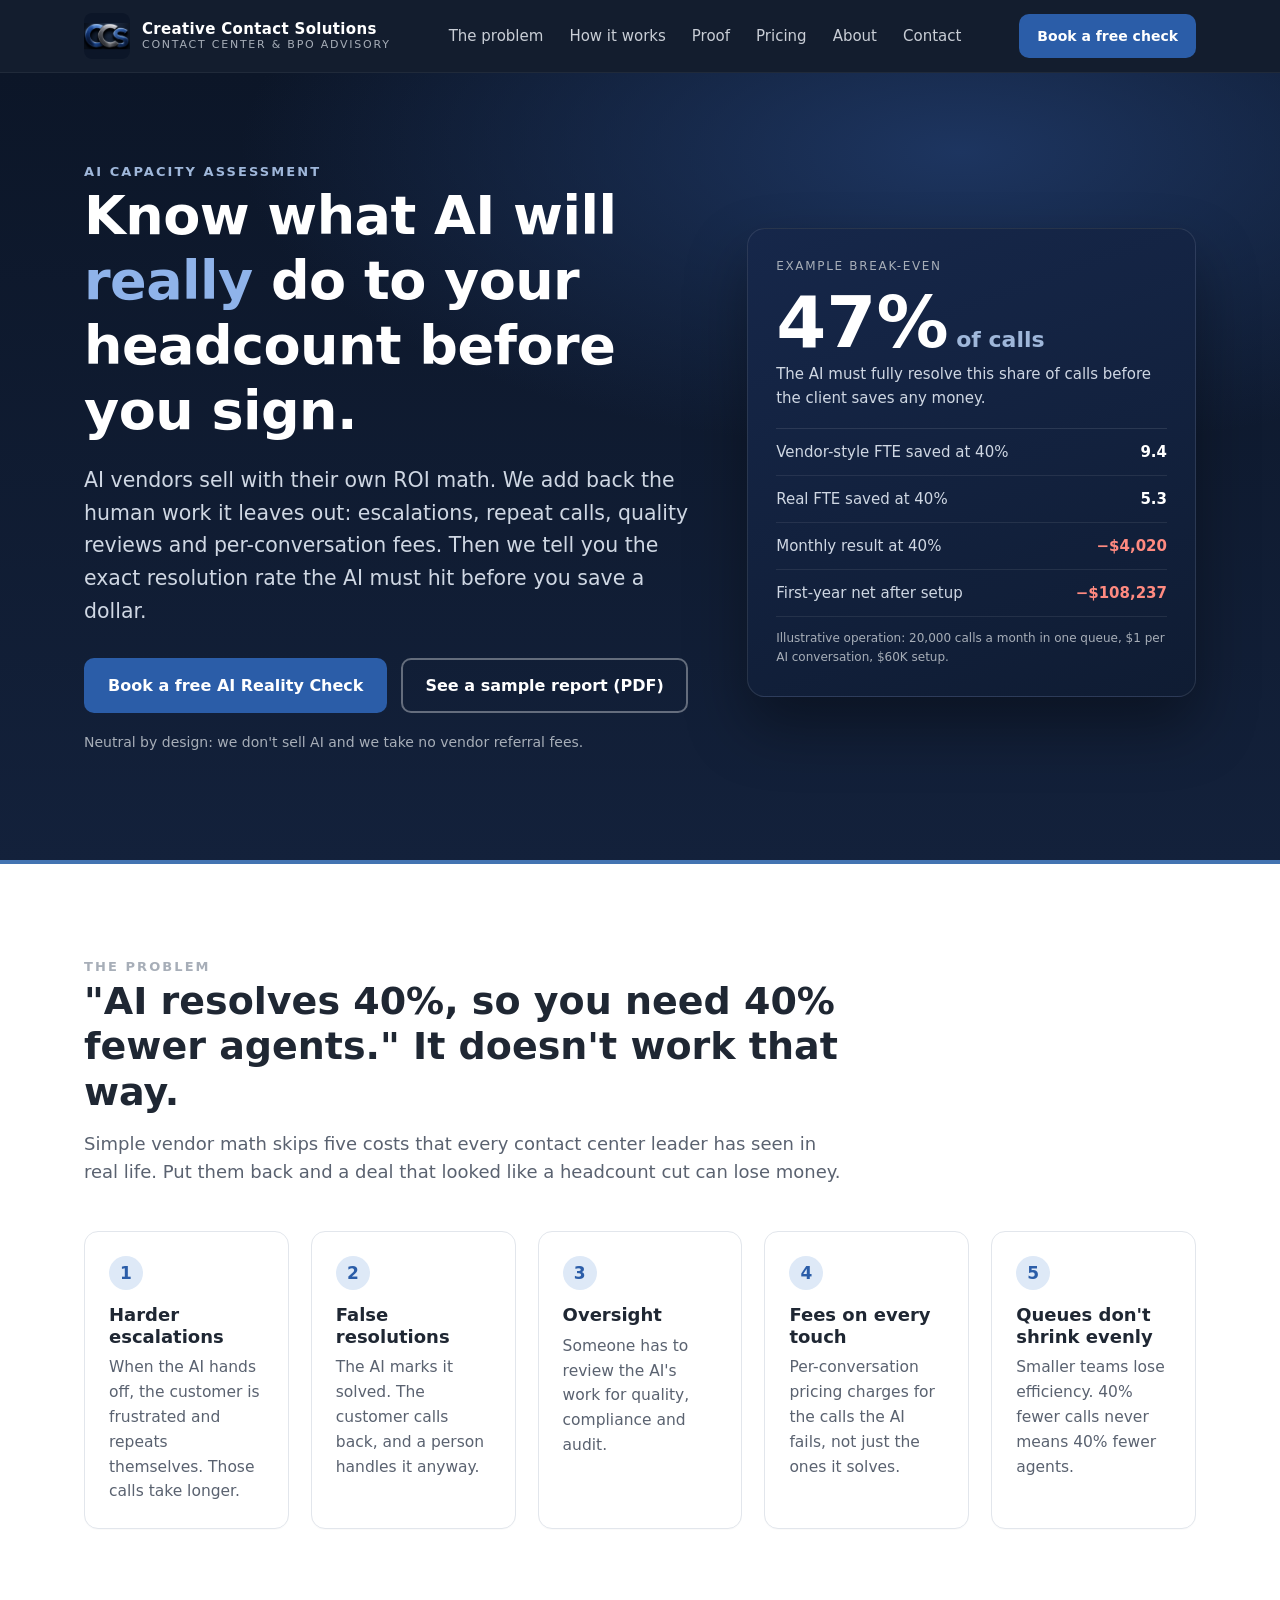
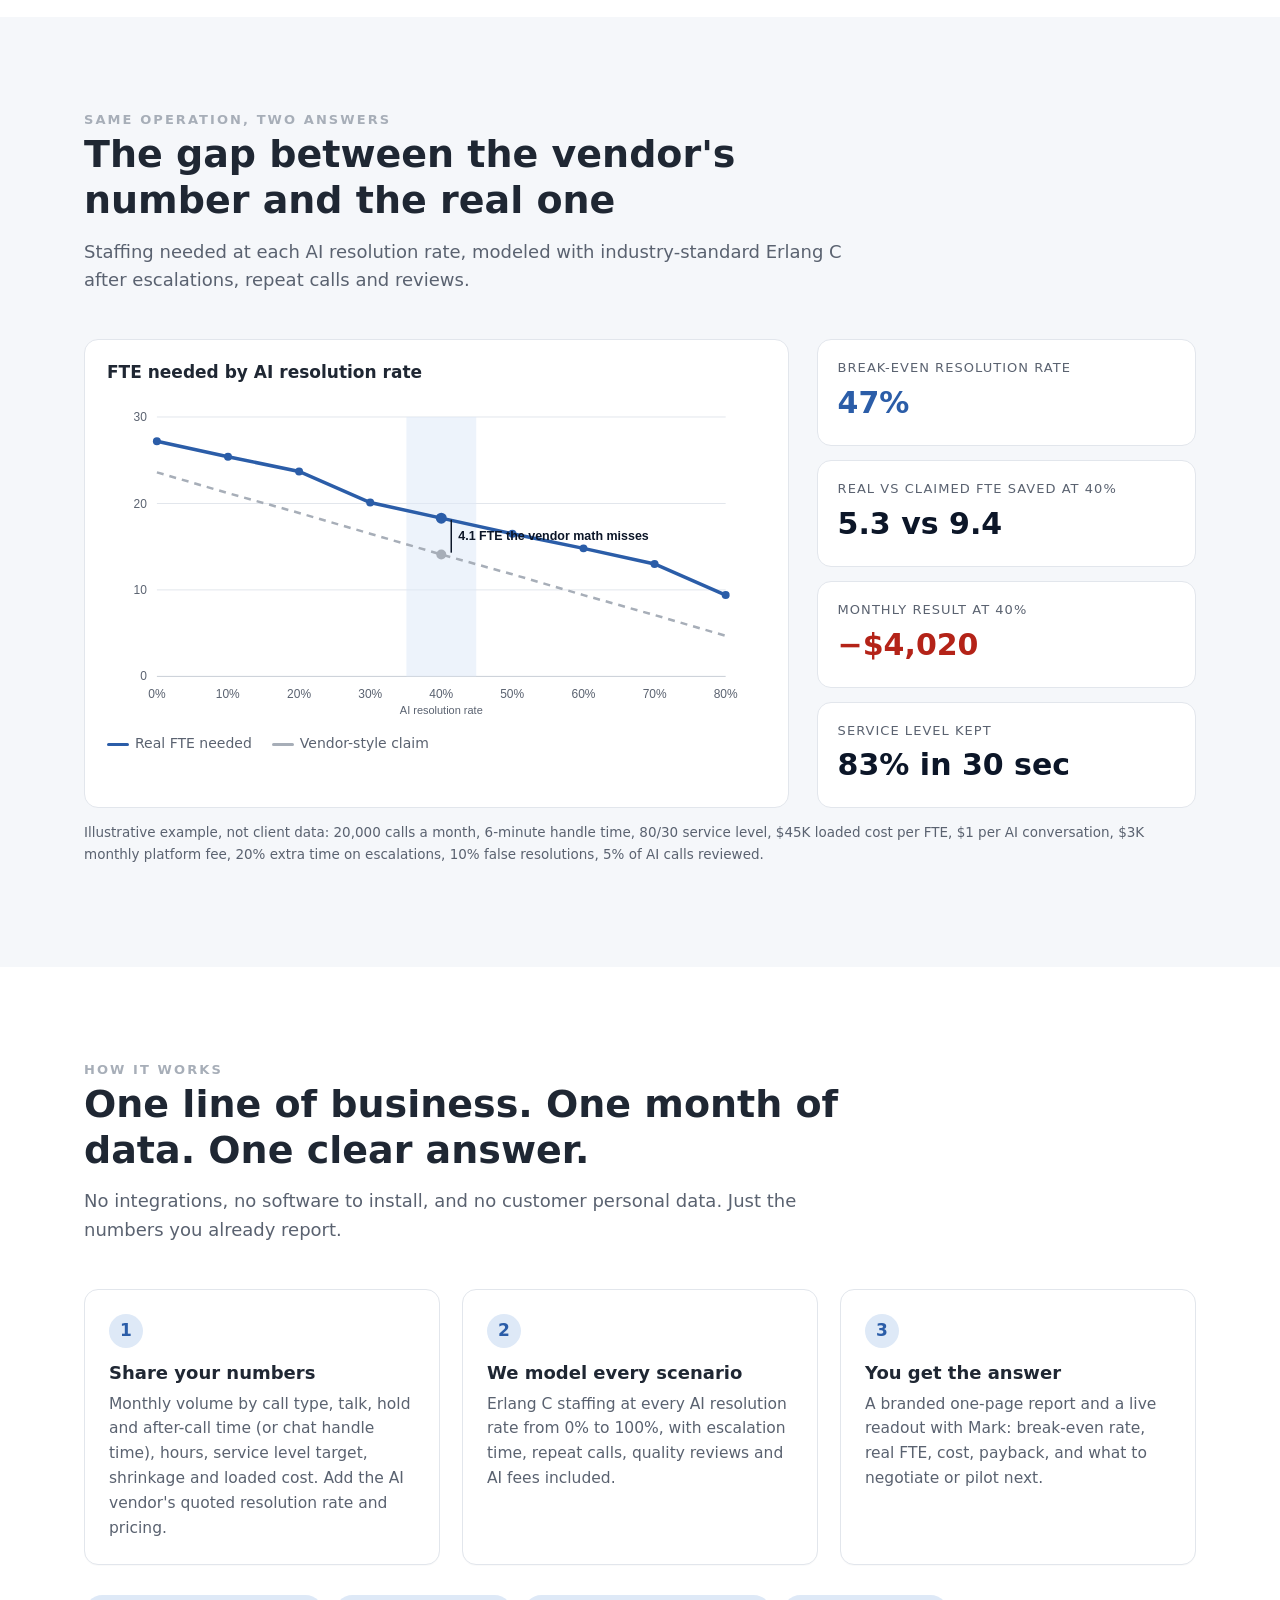
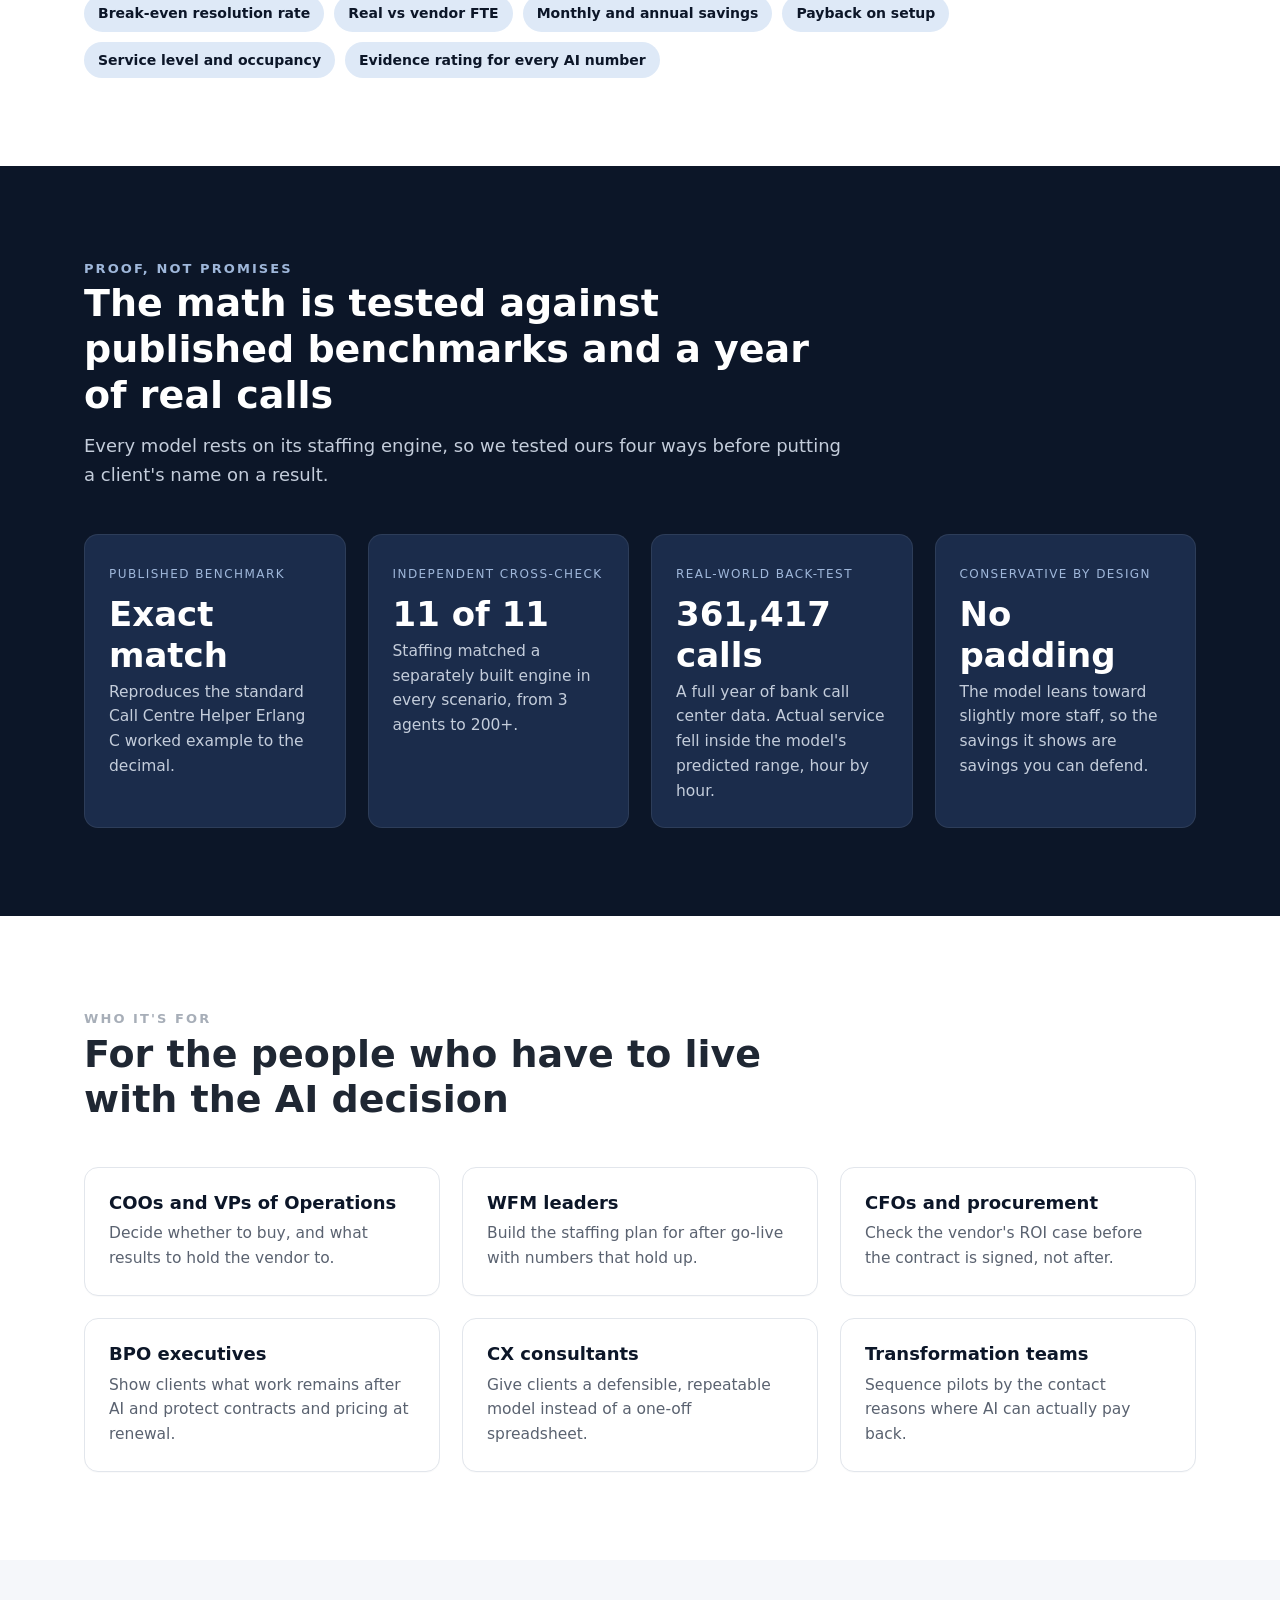
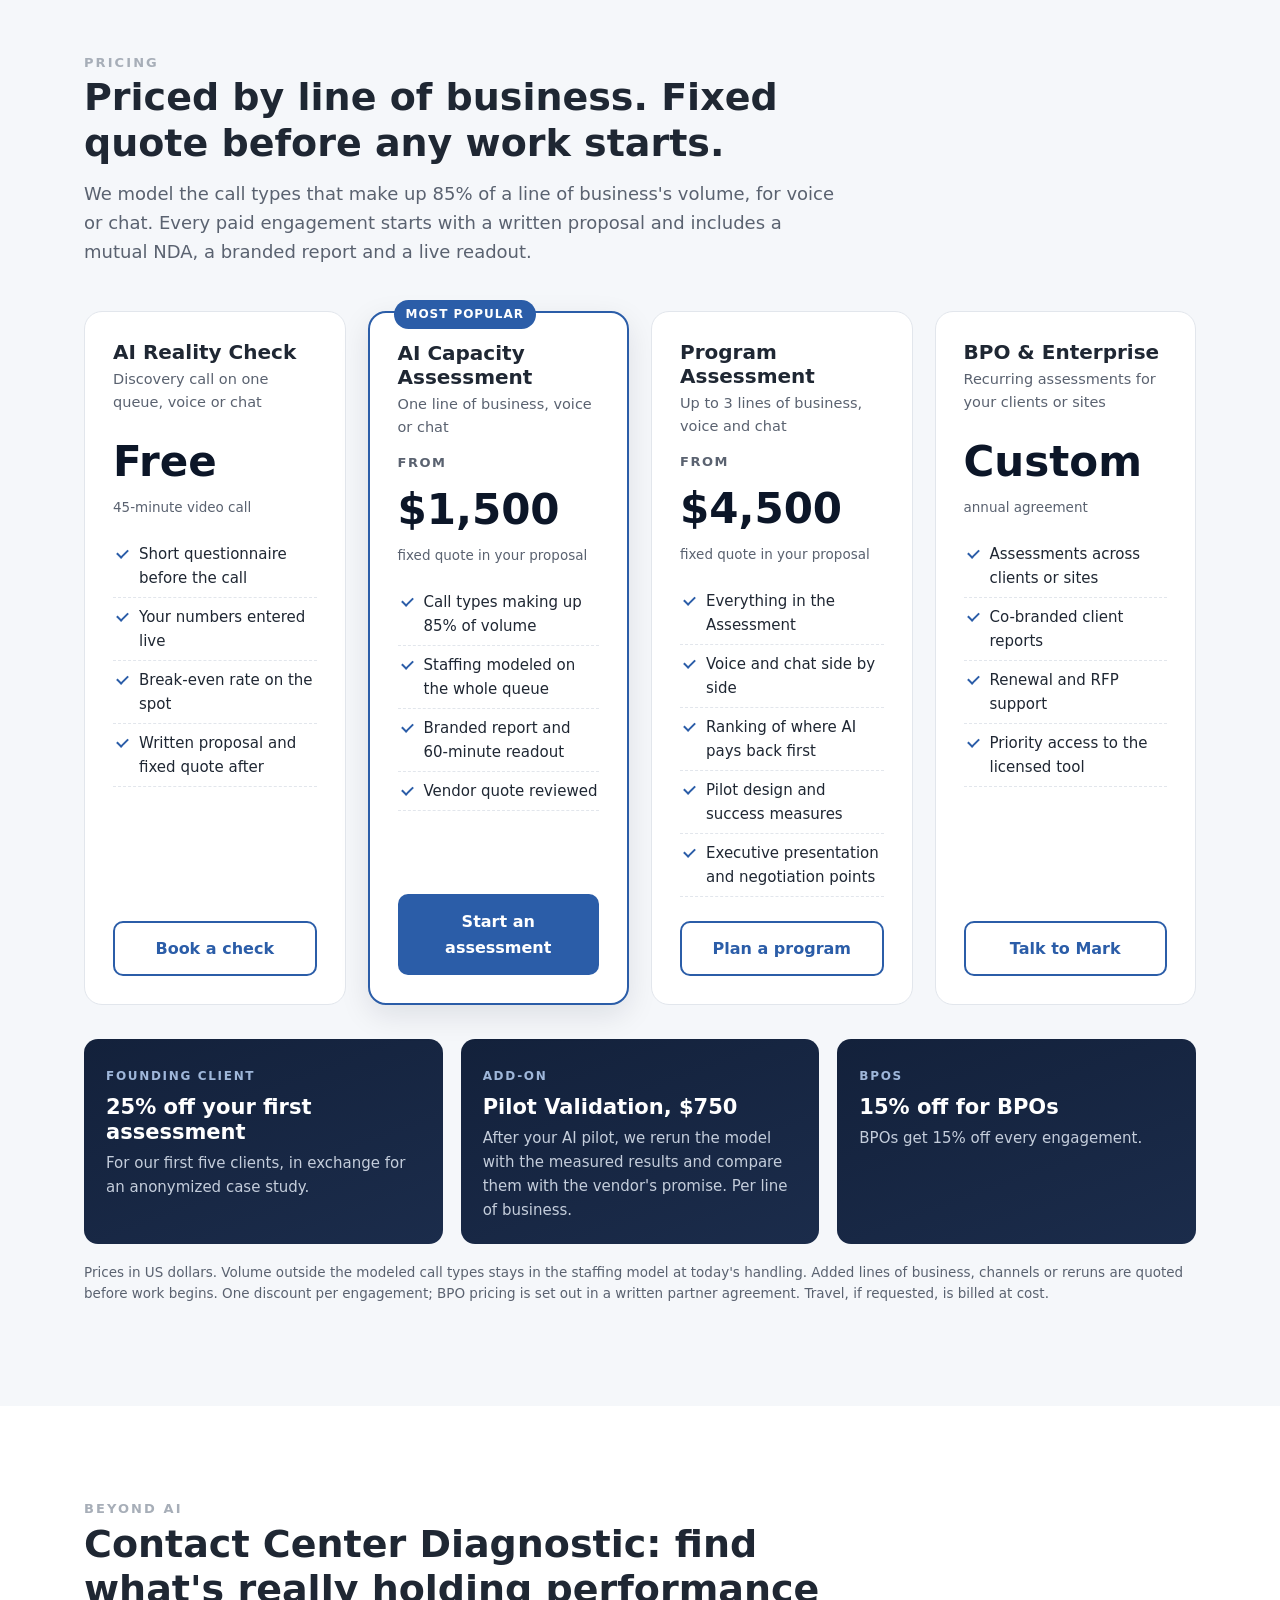
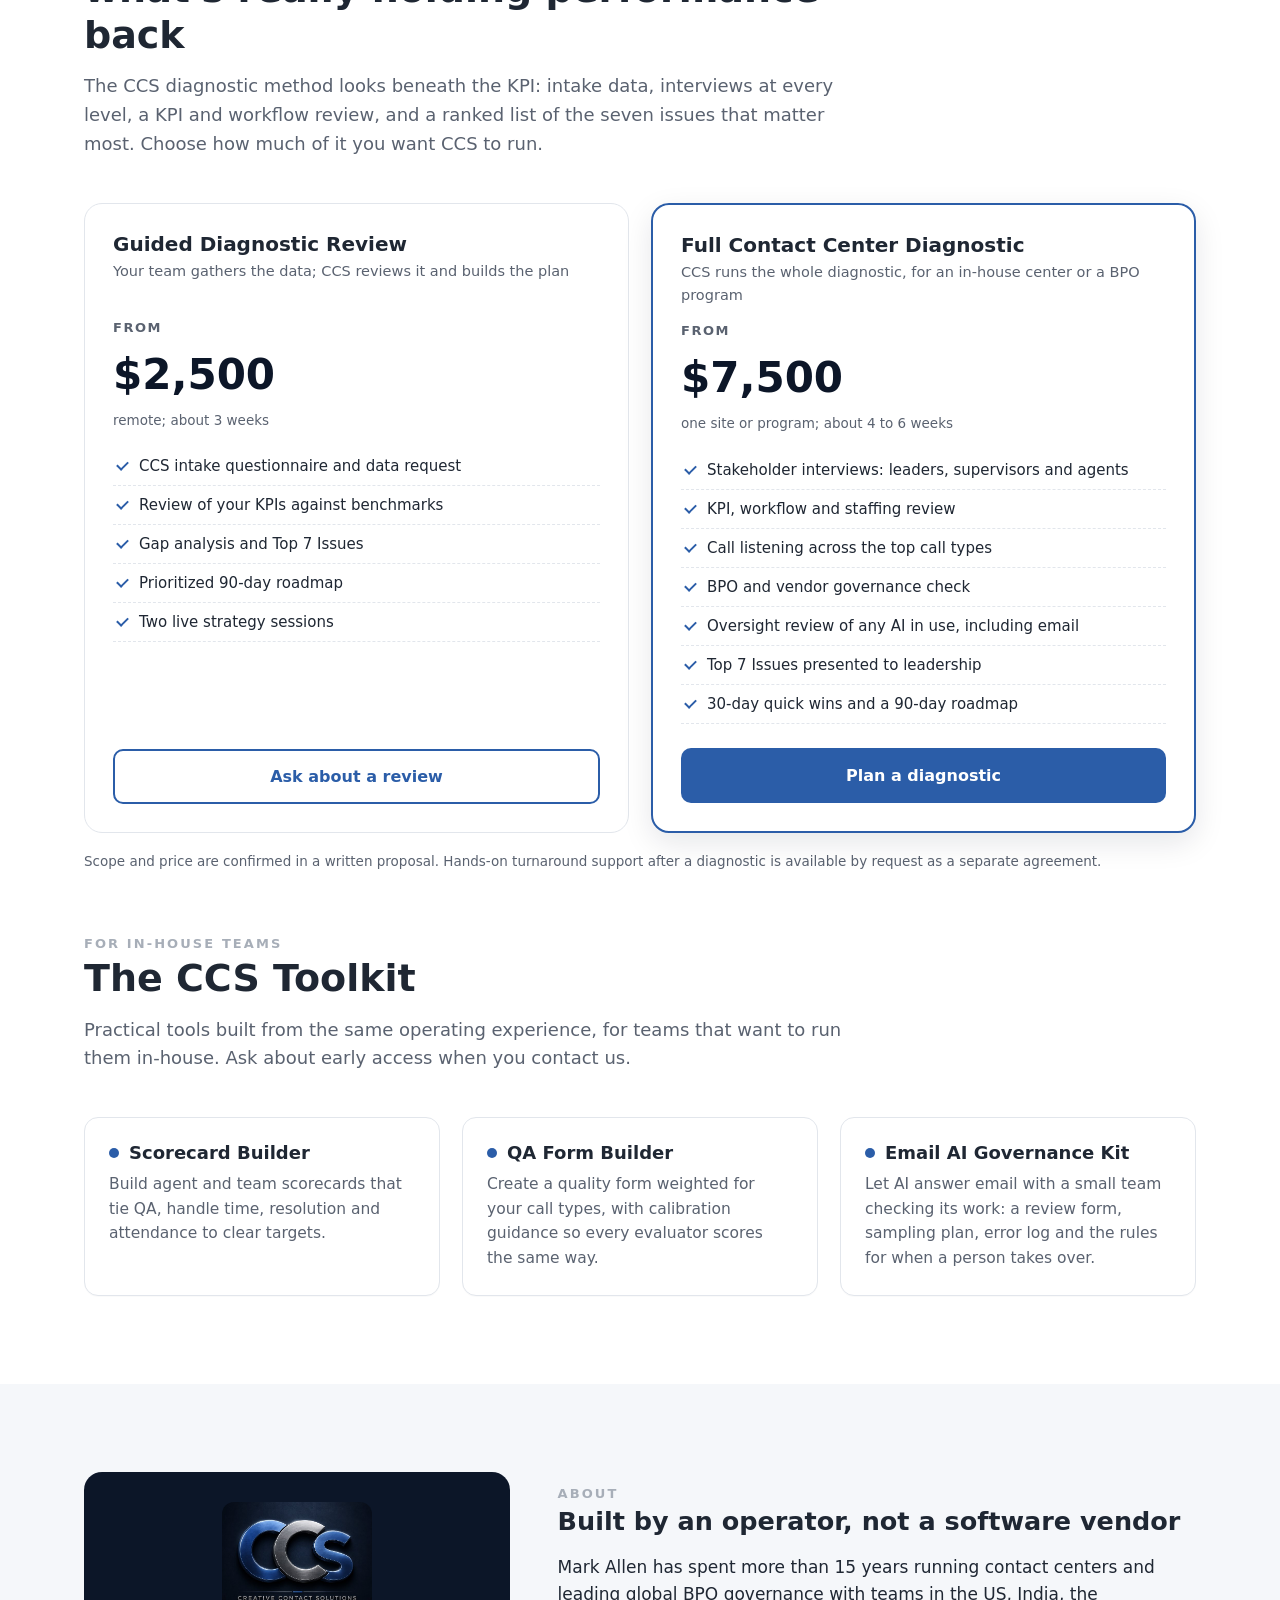
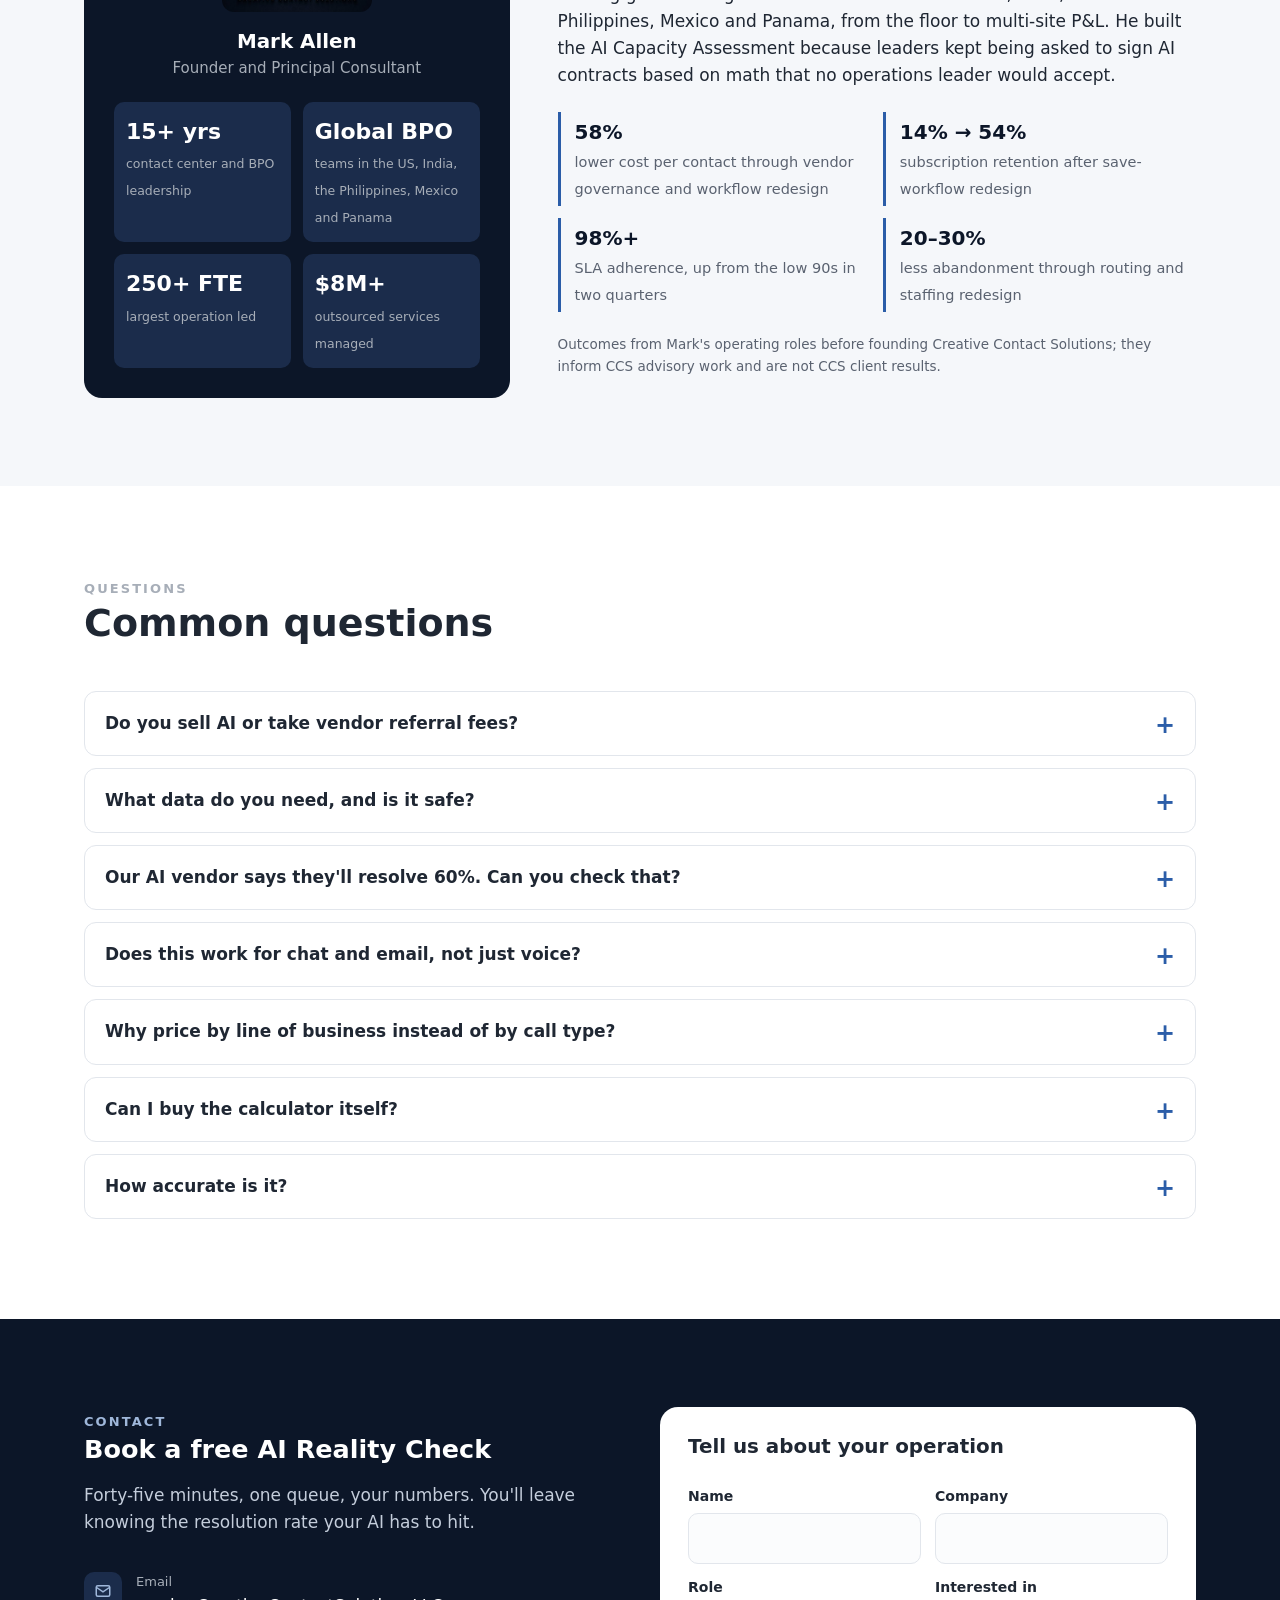
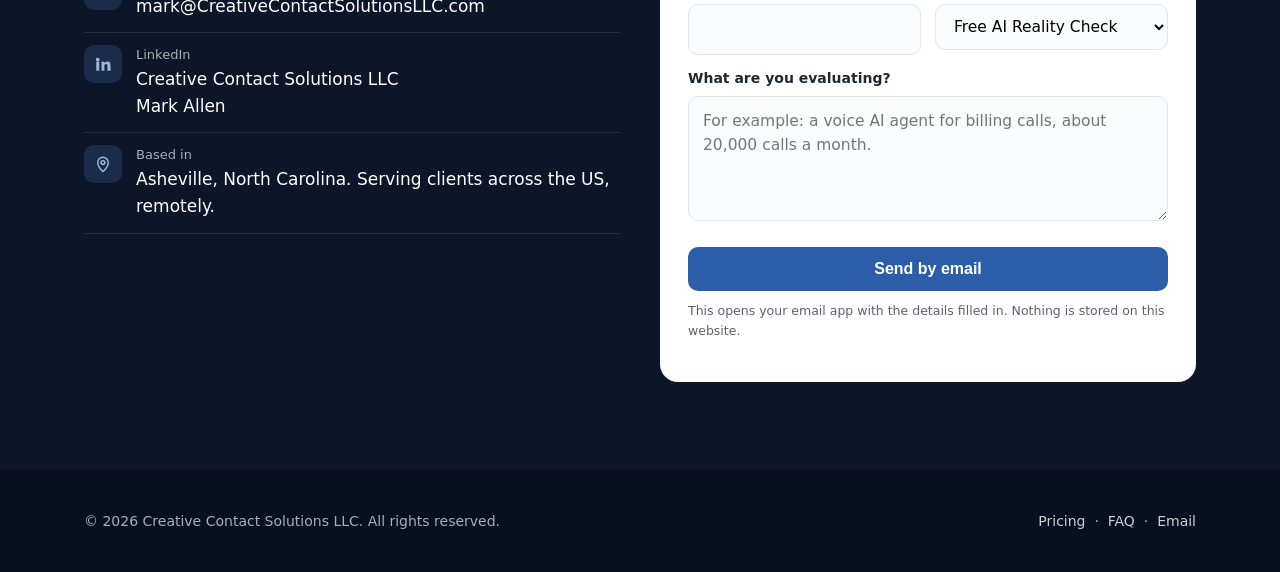
<file: index.html>
<!doctype html>
<html lang="en">
<head>
<meta charset="utf-8">
<meta name="viewport" content="width=device-width, initial-scale=1">
<title>AI Capacity Assessment | Creative Contact Solutions</title>
<meta name="description" content="Know what AI will really do to your contact center headcount before you sign. Creative Contact Solutions models escalations, repeat calls, oversight and AI fees to find your break-even resolution rate.">
<link rel="canonical" href="https://creativecontactsolutionsllc.com/">
<meta property="og:type" content="website">
<meta property="og:title" content="AI Capacity Assessment | Creative Contact Solutions">
<meta property="og:description" content="The neutral, operator-built model that shows how good your AI must be before it saves a dollar.">
<meta property="og:url" content="https://creativecontactsolutionsllc.com/">
<meta property="og:image" content="https://creativecontactsolutionsllc.com/assets/img/ccs-logo.jpg">
<meta name="theme-color" content="#0c1628">
<link rel="icon" type="image/png" href="assets/img/favicon.png">
<link rel="apple-touch-icon" href="assets/img/apple-touch-icon.png">
<link rel="stylesheet" href="assets/css/site.css">
<script type="application/ld+json">
{"@context":"https://schema.org","@type":"ProfessionalService","name":"Creative Contact Solutions LLC","url":"https://creativecontactsolutionsllc.com/","logo":"https://creativecontactsolutionsllc.com/assets/img/ccs-logo.jpg","email":"mark@CreativeContactSolutionsLLC.com","areaServed":"US","address":{"@type":"PostalAddress","addressLocality":"Asheville","addressRegion":"NC","addressCountry":"US"},"founder":{"@type":"Person","name":"Mark Allen"},"sameAs":["https://www.linkedin.com/company/creative-contact-solutions-llc/"]}
</script>
</head>
<body>
<a class="skip" href="#main">Skip to content</a>

<header class="site-header">
  <div class="wrap nav">
    <a class="brand" href="#top" aria-label="Creative Contact Solutions home">
      <img src="assets/img/ccs-mark.png" alt="CCS logo" width="46" height="46">
      <span>Creative Contact Solutions<small>Contact center &amp; BPO advisory</small></span>
    </a>
    <button class="menu-btn" aria-expanded="false" aria-controls="menu">Menu</button>
    <ul id="menu">
      <li><a href="#problem">The problem</a></li>
      <li><a href="#how">How it works</a></li>
      <li><a href="#proof">Proof</a></li>
      <li><a href="#pricing">Pricing</a></li>
      <li><a href="#about">About</a></li>
      <li><a href="#contact">Contact</a></li>
    </ul>
    <a class="btn btn-primary btn-sm" href="#contact">Book a free check</a>
  </div>
</header>

<main id="main">
<!-- HERO -->
<section class="hero" id="top">
  <div class="wrap hero-grid">
    <div>
      <span class="eyebrow">AI Capacity Assessment</span>
      <h1>Know what AI will <em>really</em> do to your headcount before you sign.</h1>
      <p class="lead">AI vendors sell with their own ROI math. We add back the human work it leaves out: escalations, repeat calls, quality reviews and per-conversation fees. Then we tell you the exact resolution rate the AI must hit before you save a dollar.</p>
      <div class="actions">
        <a class="btn btn-primary" href="#contact">Book a free AI Reality Check</a>
        <a class="btn btn-ghost" href="assets/downloads/CCS-AI-Capacity-Assessment-Sample-Report.pdf" target="_blank" rel="noopener">See a sample report (PDF)</a>
      </div>
      <p class="hero-note">Neutral by design: we don't sell AI and we take no vendor referral fees.</p>
    </div>
    <aside class="be-card" aria-label="Example result">
      <div class="label">Example break-even</div>
      <div class="big">47%<small> of calls</small></div>
      <p>The AI must fully resolve this share of calls before the client saves any money.</p>
      <div class="be-rows">
        <div class="be-row"><span>Vendor-style FTE saved at 40%</span><b>9.4</b></div>
        <div class="be-row"><span>Real FTE saved at 40%</span><b>5.3</b></div>
        <div class="be-row"><span>Monthly result at 40%</span><b class="neg">&minus;$4,020</b></div>
        <div class="be-row"><span>First-year net after setup</span><b class="neg">&minus;$108,237</b></div>
      </div>
      <div class="be-foot">Illustrative operation: 20,000 calls a month in one queue, $1 per AI conversation, $60K setup.</div>
    </aside>
  </div>
</section>

<!-- PROBLEM -->
<section id="problem">
  <div class="wrap">
    <div class="section-head">
      <span class="eyebrow">The problem</span>
      <h2>"AI resolves 40%, so you need 40% fewer agents." It doesn't work that way.</h2>
      <p>Simple vendor math skips five costs that every contact center leader has seen in real life. Put them back and a deal that looked like a headcount cut can lose money.</p>
    </div>
    <div class="grid g5">
      <div class="card"><div class="num">1</div><h3>Harder escalations</h3><p>When the AI hands off, the customer is frustrated and repeats themselves. Those calls take longer.</p></div>
      <div class="card"><div class="num">2</div><h3>False resolutions</h3><p>The AI marks it solved. The customer calls back, and a person handles it anyway.</p></div>
      <div class="card"><div class="num">3</div><h3>Oversight</h3><p>Someone has to review the AI's work for quality, compliance and audit.</p></div>
      <div class="card"><div class="num">4</div><h3>Fees on every touch</h3><p>Per-conversation pricing charges for the calls the AI fails, not just the ones it solves.</p></div>
      <div class="card"><div class="num">5</div><h3>Queues don't shrink evenly</h3><p>Smaller teams lose efficiency. 40% fewer calls never means 40% fewer agents.</p></div>
    </div>
  </div>
</section>

<!-- EXAMPLE -->
<section class="alt" id="example">
  <div class="wrap">
    <div class="section-head">
      <span class="eyebrow">Same operation, two answers</span>
      <h2>The gap between the vendor's number and the real one</h2>
      <p>Staffing needed at each AI resolution rate, modeled with industry-standard Erlang C after escalations, repeat calls and reviews.</p>
    </div>
    <div class="example">
      <div class="chart-card">
        <h3>FTE needed by AI resolution rate</h3>
        <svg viewBox="0 0 660 320" role="img" aria-label="Line chart: real FTE needed stays well above the vendor-style claim at every AI resolution rate" style="width:100%;height:auto">
          <g font-family="Segoe UI, Arial, sans-serif" font-size="12" fill="#5a6270">
            <line x1="50" y1="280" x2="620" y2="280" stroke="#c9ced6"/>
            <line x1="50" y1="193.3" x2="620" y2="193.3" stroke="#e2e6ec"/>
            <line x1="50" y1="106.7" x2="620" y2="106.7" stroke="#e2e6ec"/>
            <line x1="50" y1="20" x2="620" y2="20" stroke="#e2e6ec"/>
            <text x="40" y="284" text-anchor="end">0</text><text x="40" y="197" text-anchor="end">10</text><text x="40" y="111" text-anchor="end">20</text><text x="40" y="24" text-anchor="end">30</text>
            <text x="50" y="302" text-anchor="middle">0%</text><text x="121" y="302" text-anchor="middle">10%</text><text x="192.5" y="302" text-anchor="middle">20%</text><text x="263.8" y="302" text-anchor="middle">30%</text><text x="335" y="302" text-anchor="middle">40%</text><text x="406" y="302" text-anchor="middle">50%</text><text x="477.5" y="302" text-anchor="middle">60%</text><text x="548.8" y="302" text-anchor="middle">70%</text><text x="620" y="302" text-anchor="middle">80%</text>
            <text x="335" y="318" text-anchor="middle" font-size="11">AI resolution rate</text>
          </g>
          <rect x="300" y="20" width="70" height="260" fill="#dee9f7" opacity=".55"/>
          <polyline fill="none" stroke="#a7aeb8" stroke-width="2.5" stroke-dasharray="7 6" points="50,75.5 121.25,96.3 192.5,116.2 263.75,137 335,157.8 406.25,177.7 477.5,198.5 548.75,218.5 620,239.3"/>
          <polyline fill="none" stroke="#2b5da8" stroke-width="3.5" points="50,44.3 121.25,59.9 192.5,74.6 263.75,105.8 335,121.4 406.25,137 477.5,151.7 548.75,167.3 620,198.5"/>
          <g fill="#2b5da8"><circle cx="50" cy="44.3" r="4"/><circle cx="121.25" cy="59.9" r="4"/><circle cx="192.5" cy="74.6" r="4"/><circle cx="263.75" cy="105.8" r="4"/><circle cx="335" cy="121.4" r="5.5"/><circle cx="406.25" cy="137" r="4"/><circle cx="477.5" cy="151.7" r="4"/><circle cx="548.75" cy="167.3" r="4"/><circle cx="620" cy="198.5" r="4"/></g>
          <g fill="#a7aeb8"><circle cx="335" cy="157.8" r="5"/></g>
          <line x1="345" y1="123" x2="345" y2="156" stroke="#0c1628" stroke-width="1.5"/>
          <text x="352" y="143" font-family="Segoe UI, Arial, sans-serif" font-size="12.5" font-weight="700" fill="#0c1628">4.1 FTE the vendor math misses</text>
        </svg>
        <div class="legend"><span><i style="background:#2b5da8"></i>Real FTE needed</span><span><i style="background:#a7aeb8"></i>Vendor-style claim</span></div>
      </div>
      <div class="stat-stack">
        <div class="stat"><div class="k">Break-even resolution rate</div><div class="v blue">47%</div></div>
        <div class="stat"><div class="k">Real vs claimed FTE saved at 40%</div><div class="v">5.3 vs 9.4</div></div>
        <div class="stat"><div class="k">Monthly result at 40%</div><div class="v neg">&minus;$4,020</div></div>
        <div class="stat"><div class="k">Service level kept</div><div class="v">83% in 30 sec</div></div>
      </div>
    </div>
    <p class="fine">Illustrative example, not client data: 20,000 calls a month, 6-minute handle time, 80/30 service level, $45K loaded cost per FTE, $1 per AI conversation, $3K monthly platform fee, 20% extra time on escalations, 10% false resolutions, 5% of AI calls reviewed.</p>
  </div>
</section>

<!-- HOW -->
<section id="how">
  <div class="wrap">
    <div class="section-head">
      <span class="eyebrow">How it works</span>
      <h2>One line of business. One month of data. One clear answer.</h2>
      <p>No integrations, no software to install, and no customer personal data. Just the numbers you already report.</p>
    </div>
    <div class="grid g3 steps">
      <div class="card"><div class="num">1</div><h3>Share your numbers</h3><p>Monthly volume by call type, talk, hold and after-call time (or chat handle time), hours, service level target, shrinkage and loaded cost. Add the AI vendor's quoted resolution rate and pricing.</p></div>
      <div class="card"><div class="num">2</div><h3>We model every scenario</h3><p>Erlang C staffing at every AI resolution rate from 0% to 100%, with escalation time, repeat calls, quality reviews and AI fees included.</p></div>
      <div class="card"><div class="num">3</div><h3>You get the answer</h3><p>A branded one-page report and a live readout with Mark: break-even rate, real FTE, cost, payback, and what to negotiate or pilot next.</p></div>
    </div>
    <div class="deliver">
      <span class="chip">Break-even resolution rate</span><span class="chip">Real vs vendor FTE</span><span class="chip">Monthly and annual savings</span><span class="chip">Payback on setup</span><span class="chip">Service level and occupancy</span><span class="chip">Evidence rating for every AI number</span>
    </div>
  </div>
</section>

<!-- PROOF -->
<section class="dark proof" id="proof">
  <div class="wrap">
    <div class="section-head">
      <span class="eyebrow" style="color:#9fb7da">Proof, not promises</span>
      <h2>The math is tested against published benchmarks and a year of real calls</h2>
      <p>Every model rests on its staffing engine, so we tested ours four ways before putting a client's name on a result.</p>
    </div>
    <div class="grid g4">
      <div class="card"><span class="tag">Published benchmark</span><h3>Exact match</h3><p>Reproduces the standard Call Centre Helper Erlang C worked example to the decimal.</p></div>
      <div class="card"><span class="tag">Independent cross-check</span><h3>11 of 11</h3><p>Staffing matched a separately built engine in every scenario, from 3 agents to 200+.</p></div>
      <div class="card"><span class="tag">Real-world back-test</span><h3>361,417 calls</h3><p>A full year of bank call center data. Actual service fell inside the model's predicted range, hour by hour.</p></div>
      <div class="card"><span class="tag">Conservative by design</span><h3>No padding</h3><p>The model leans toward slightly more staff, so the savings it shows are savings you can defend.</p></div>
    </div>
  </div>
</section>

<!-- WHO -->
<section class="who" id="who">
  <div class="wrap">
    <div class="section-head">
      <span class="eyebrow">Who it's for</span>
      <h2>For the people who have to live with the AI decision</h2>
    </div>
    <div class="grid g3">
      <div class="card"><h3>COOs and VPs of Operations</h3><p>Decide whether to buy, and what results to hold the vendor to.</p></div>
      <div class="card"><h3>WFM leaders</h3><p>Build the staffing plan for after go-live with numbers that hold up.</p></div>
      <div class="card"><h3>CFOs and procurement</h3><p>Check the vendor's ROI case before the contract is signed, not after.</p></div>
      <div class="card"><h3>BPO executives</h3><p>Show clients what work remains after AI and protect contracts and pricing at renewal.</p></div>
      <div class="card"><h3>CX consultants</h3><p>Give clients a defensible, repeatable model instead of a one-off spreadsheet.</p></div>
      <div class="card"><h3>Transformation teams</h3><p>Sequence pilots by the contact reasons where AI can actually pay back.</p></div>
    </div>
  </div>
</section>

<!-- PRICING (DRAFT: confirm all prices and offers with Mark before publishing) -->
<section class="alt" id="pricing">
  <div class="wrap">
    <div class="section-head">
      <span class="eyebrow">Pricing</span>
      <h2>Priced by line of business. Fixed quote before any work starts.</h2>
      <p>We model the call types that make up 85% of a line of business's volume, for voice or chat. Every paid engagement starts with a written proposal and includes a mutual NDA, a branded report and a live readout.</p>
    </div>
    <div class="grid g4 pricing">
      <div class="price">
        <h3>AI Reality Check</h3>
        <div class="for">Discovery call on one queue, voice or chat</div>
        <div class="amount">Free</div>
        <div class="amount-note">45-minute video call</div>
        <ul><li>Short questionnaire before the call</li><li>Your numbers entered live</li><li>Break-even rate on the spot</li><li>Written proposal and fixed quote after</li></ul>
        <a class="btn btn-outline" href="#contact">Book a check</a>
      </div>
      <div class="price featured">
        <span class="badge">Most popular</span>
        <h3>AI Capacity Assessment</h3>
        <div class="for">One line of business, voice or chat</div>
        <div class="amount"><span class="from">From</span>$1,500</div>
        <div class="amount-note">fixed quote in your proposal</div>
        <ul><li>Call types making up 85% of volume</li><li>Staffing modeled on the whole queue</li><li>Branded report and 60-minute readout</li><li>Vendor quote reviewed</li></ul>
        <a class="btn btn-primary" href="#contact">Start an assessment</a>
      </div>
      <div class="price">
        <h3>Program Assessment</h3>
        <div class="for">Up to 3 lines of business, voice and chat</div>
        <div class="amount"><span class="from">From</span>$4,500</div>
        <div class="amount-note">fixed quote in your proposal</div>
        <ul><li>Everything in the Assessment</li><li>Voice and chat side by side</li><li>Ranking of where AI pays back first</li><li>Pilot design and success measures</li><li>Executive presentation and negotiation points</li></ul>
        <a class="btn btn-outline" href="#contact">Plan a program</a>
      </div>
      <div class="price">
        <h3>BPO &amp; Enterprise</h3>
        <div class="for">Recurring assessments for your clients or sites</div>
        <div class="amount">Custom</div>
        <div class="amount-note">annual agreement</div>
        <ul><li>Assessments across clients or sites</li><li>Co-branded client reports</li><li>Renewal and RFP support</li><li>Priority access to the licensed tool</li></ul>
        <a class="btn btn-outline" href="#contact">Talk to Mark</a>
      </div>
    </div>

    <div class="offers">
      <div class="offer"><span class="tag">Founding client</span><h3>25% off your first assessment</h3><p>For our first five clients, in exchange for an anonymized case study.</p></div>
      <div class="offer"><span class="tag">Add-on</span><h3>Pilot Validation, $750</h3><p>After your AI pilot, we rerun the model with the measured results and compare them with the vendor's promise. Per line of business.</p></div>
      <div class="offer"><span class="tag">BPOs</span><h3>15% off for BPOs</h3><p>BPOs get 15% off every engagement.</p></div>
    </div>
    <p class="price-fine">Prices in US dollars. Volume outside the modeled call types stays in the staffing model at today's handling. Added lines of business, channels or reruns are quoted before work begins. One discount per engagement; BPO pricing is set out in a written partner agreement. Travel, if requested, is billed at cost.</p>
  </div>
</section>

<!-- SERVICES -->
<section id="services" class="svc">
  <div class="wrap">
    <div class="section-head">
      <span class="eyebrow">Beyond AI</span>
      <h2>Contact Center Diagnostic: find what's really holding performance back</h2>
      <p>The CCS diagnostic method looks beneath the KPI: intake data, interviews at every level, a KPI and workflow review, and a ranked list of the seven issues that matter most. Choose how much of it you want CCS to run.</p>
    </div>
    <div class="grid g2 pricing">
      <div class="price">
        <h3>Guided Diagnostic Review</h3>
        <div class="for">Your team gathers the data; CCS reviews it and builds the plan</div>
        <div class="amount"><span class="from">From</span>$2,500</div>
        <div class="amount-note">remote; about 3 weeks</div>
        <ul><li>CCS intake questionnaire and data request</li><li>Review of your KPIs against benchmarks</li><li>Gap analysis and Top 7 Issues</li><li>Prioritized 90-day roadmap</li><li>Two live strategy sessions</li></ul>
        <a class="btn btn-outline" href="#contact">Ask about a review</a>
      </div>
      <div class="price featured">
        <h3>Full Contact Center Diagnostic</h3>
        <div class="for">CCS runs the whole diagnostic, for an in-house center or a BPO program</div>
        <div class="amount"><span class="from">From</span>$7,500</div>
        <div class="amount-note">one site or program; about 4 to 6 weeks</div>
        <ul><li>Stakeholder interviews: leaders, supervisors and agents</li><li>KPI, workflow and staffing review</li><li>Call listening across the top call types</li><li>BPO and vendor governance check</li><li>Oversight review of any AI in use, including email</li><li>Top 7 Issues presented to leadership</li><li>30-day quick wins and a 90-day roadmap</li></ul>
        <a class="btn btn-primary" href="#contact">Plan a diagnostic</a>
      </div>
    </div>
    <p class="price-fine">Scope and price are confirmed in a written proposal. Hands-on turnaround support after a diagnostic is available by request as a separate agreement.</p>

    <div class="section-head" style="margin-top:56px">
      <span class="eyebrow">For in-house teams</span>
      <h2>The CCS Toolkit</h2>
      <p>Practical tools built from the same operating experience, for teams that want to run them in-house. Ask about early access when you contact us.</p>
    </div>
    <div class="grid g3">
      <div class="card"><h3><span class="dot"></span>Scorecard Builder</h3><p>Build agent and team scorecards that tie QA, handle time, resolution and attendance to clear targets.</p></div>
      <div class="card"><h3><span class="dot"></span>QA Form Builder</h3><p>Create a quality form weighted for your call types, with calibration guidance so every evaluator scores the same way.</p></div>
      <div class="card"><h3><span class="dot"></span>Email AI Governance Kit</h3><p>Let AI answer email with a small team checking its work: a review form, sampling plan, error log and the rules for when a person takes over.</p></div>
    </div>
  </div>
</section>

<!-- ABOUT -->
<section class="alt" id="about">
  <div class="wrap about">
    <div class="about-card">
      <img src="assets/img/ccs-logo.jpg" alt="Creative Contact Solutions logo" width="150">
      <h3>Mark Allen</h3>
      <p>Founder and Principal Consultant</p>
      <div class="facts">
        <div><b>15+ yrs</b><span>contact center and BPO leadership</span></div>
        <div><b>Global BPO</b><span>teams in the US, India, the Philippines, Mexico and Panama</span></div>
        <div><b>250+ FTE</b><span>largest operation led</span></div>
        <div><b>$8M+</b><span>outsourced services managed</span></div>
      </div>
    </div>
    <div>
      <span class="eyebrow">About</span>
      <h2>Built by an operator, not a software vendor</h2>
      <p>Mark Allen has spent more than 15 years running contact centers and leading global BPO governance with teams in the US, India, the Philippines, Mexico and Panama, from the floor to multi-site P&amp;L. He built the AI Capacity Assessment because leaders kept being asked to sign AI contracts based on math that no operations leader would accept.</p>
      <div class="outcomes">
        <div class="outcome"><b>58%</b><span>lower cost per contact through vendor governance and workflow redesign</span></div>
        <div class="outcome"><b>14% &rarr; 54%</b><span>subscription retention after save-workflow redesign</span></div>
        <div class="outcome"><b>98%+</b><span>SLA adherence, up from the low 90s in two quarters</span></div>
        <div class="outcome"><b>20&ndash;30%</b><span>less abandonment through routing and staffing redesign</span></div>
      </div>
      <p class="fine">Outcomes from Mark's operating roles before founding Creative Contact Solutions; they inform CCS advisory work and are not CCS client results.</p>
    </div>
  </div>
</section>

<!-- FAQ -->
<section class="faq" id="faq">
  <div class="wrap">
    <div class="section-head"><span class="eyebrow">Questions</span><h2>Common questions</h2></div>
    <details><summary>Do you sell AI or take vendor referral fees?</summary><p>No. The assessment is only useful if it's neutral, so we don't resell AI products and we don't accept referral fees from vendors.</p></details>
    <details><summary>What data do you need, and is it safe?</summary><p>Only operating totals you already report: volumes, handle times, hours, service targets, shrinkage and cost per FTE, plus the vendor's quote. No customer personal data. Every paid engagement starts with a mutual NDA.</p></details>
    <details><summary>Our AI vendor says they'll resolve 60%. Can you check that?</summary><p>Yes. We show what 60% would really mean for staffing and cost, what it takes to break even, and which assumptions the vendor's number depends on, so you know what to put in the contract and test in a pilot.</p></details>
    <details><summary>Does this work for chat and email, not just voice?</summary><p>Voice and chat are both covered today. Chat staffing accounts for agents handling more than one chat at a time. Email works differently because it doesn't need a live answer, and many teams now let AI handle most replies with a small team spot-checking quality. We don't sell, build or set up AI. As part of a diagnostic, we give an independent operator's review of how your team oversees it: how replies are sampled and checked, how errors are tracked, and when a person takes over.</p></details>
    <details><summary>Why price by line of business instead of by call type?</summary><p>The same agents take all of a line's calls, so staffing has to be modeled on the whole queue. We analyze the call types that make up 85% of the volume, whatever that number of types is, and keep the rest in the staffing model at today's handling.</p></details>
    <details><summary>Can I buy the calculator itself?</summary><p>A licensed version for internal teams and BPOs is planned. Ask about early access when you contact us.</p></details>
    <details><summary>How accurate is it?</summary><p>The staffing engine matches published benchmarks exactly and was back-tested on 361,417 real calls. AI results are only as good as the AI assumptions, which is why every number is tagged as an estimate, vendor claim, pilot result or measurement. After a pilot, the Pilot Validation add-on reruns the model with measured results.</p></details>
  </div>
</section>

<!-- CONTACT -->
<section class="dark" id="contact">
  <div class="wrap contact">
    <div>
      <span class="eyebrow" style="color:#9fb7da">Contact</span>
      <h2>Book a free AI Reality Check</h2>
      <p style="color:#c4cddb">Forty-five minutes, one queue, your numbers. You'll leave knowing the resolution rate your AI has to hit.</p>
      <ul class="contact-list">
        <li><span class="ic" aria-hidden="true"><svg width="18" height="18" viewBox="0 0 24 24" fill="none" stroke="#9fb7da" stroke-width="2"><rect x="3" y="5" width="18" height="14" rx="2"/><path d="m3 7 9 6 9-6"/></svg></span><div><small>Email</small><a href="mailto:mark@CreativeContactSolutionsLLC.com">mark@CreativeContactSolutionsLLC.com</a></div></li>
        <li><span class="ic" aria-hidden="true"><svg width="18" height="18" viewBox="0 0 24 24" fill="#9fb7da"><path d="M4.98 3.5a2.5 2.5 0 1 1 0 5 2.5 2.5 0 0 1 0-5zM3 9h4v12H3zM10 9h3.8v1.7h.05c.53-1 1.83-2.05 3.77-2.05C21.6 8.65 22 11.2 22 14.5V21h-4v-5.8c0-1.4 0-3.2-1.95-3.2S13.8 13.5 13.8 15.1V21H10z"/></svg></span><div><small>LinkedIn</small><a href="https://www.linkedin.com/company/creative-contact-solutions-llc/" target="_blank" rel="noopener">Creative Contact Solutions LLC</a><br><a href="https://www.linkedin.com/in/mark-allen-549b4161" target="_blank" rel="noopener">Mark Allen</a></div></li>
        <li><span class="ic" aria-hidden="true"><svg width="18" height="18" viewBox="0 0 24 24" fill="none" stroke="#9fb7da" stroke-width="2"><path d="M12 22s7-6.2 7-12a7 7 0 1 0-14 0c0 5.8 7 12 7 12z"/><circle cx="12" cy="10" r="2.5"/></svg></span><div><small>Based in</small>Asheville, North Carolina. Serving clients across the US, remotely.</div></li>
      </ul>
    </div>
    <form class="cform" id="cform" novalidate>
      <h3 style="margin-top:0">Tell us about your operation</h3>
      <div class="row">
        <div><label for="f-name">Name</label><input id="f-name" name="name" autocomplete="name" required></div>
        <div><label for="f-company">Company</label><input id="f-company" name="company" autocomplete="organization"></div>
      </div>
      <div class="row">
        <div><label for="f-role">Role</label><input id="f-role" name="role" autocomplete="organization-title"></div>
        <div><label for="f-interest">Interested in</label>
          <select id="f-interest" name="interest"><option>Free AI Reality Check</option><option>AI Capacity Assessment</option><option>Program Assessment</option><option>BPO &amp; Enterprise</option><option>Contact center advisory</option></select></div>
      </div>
      <label for="f-msg">What are you evaluating?</label>
      <textarea id="f-msg" name="message" rows="4" placeholder="For example: a voice AI agent for billing calls, about 20,000 calls a month."></textarea>
      <button class="btn btn-primary" type="submit">Send by email</button>
      <p class="note">This opens your email app with the details filled in. Nothing is stored on this website.</p>
    </form>
  </div>
</section>
</main>

<footer class="site-footer">
  <div class="wrap foot">
    <div>&copy; <span id="yr">2026</span> Creative Contact Solutions LLC. All rights reserved.</div>
    <div><a href="#pricing">Pricing</a> &nbsp;&middot;&nbsp; <a href="#faq">FAQ</a> &nbsp;&middot;&nbsp; <a href="mailto:mark@CreativeContactSolutionsLLC.com">Email</a></div>
  </div>
</footer>

<script src="assets/js/site.js"></script>
</body>
</html>
</file>
<file: assets/css/site.css>
/* Creative Contact Solutions — site styles */
:root{
  --navy:#0c1628; --navy-2:#13213b; --navy-3:#1b2c4b;
  --blue:#2b5da8; --blue-2:#4374b2; --blue-soft:#dee9f7;
  --silver:#a7aeb8; --silver-2:#c9ced6;
  --ink:#1f2733; --muted:#5a6270; --line:#e2e6ec; --bg:#f5f7fa; --white:#fff;
  --red:#b42318; --green:#16703a;
  --radius:14px; --shadow:0 10px 30px rgba(12,22,40,.10);
  --max:1160px;
  --font:"Segoe UI",system-ui,-apple-system,Roboto,"Helvetica Neue",Arial,sans-serif;
}
*{box-sizing:border-box}
html{scroll-behavior:smooth}
body{margin:0;font-family:var(--font);color:var(--ink);background:var(--white);line-height:1.6;font-size:17px;-webkit-font-smoothing:antialiased}
img{max-width:100%;display:block}
a{color:var(--blue);text-decoration:none}
a:hover{text-decoration:underline}
.wrap{max-width:var(--max);margin:0 auto;padding:0 24px}
.skip{position:absolute;left:-999px}
.skip:focus{left:12px;top:12px;background:#fff;padding:8px 12px;z-index:99}

/* header */
.site-header{position:sticky;top:0;z-index:50;background:rgba(12,22,40,.97);backdrop-filter:blur(6px);border-bottom:1px solid rgba(255,255,255,.06)}
.nav{display:flex;align-items:center;justify-content:space-between;height:72px;gap:20px}
.brand{display:flex;align-items:center;gap:12px;color:#fff;font-weight:700;letter-spacing:.02em}
.brand img{width:46px;height:46px;border-radius:8px}
.brand span{font-size:15px;line-height:1.2}
.brand small{display:block;color:var(--silver);font-weight:500;font-size:11px;letter-spacing:.16em;text-transform:uppercase}
.nav ul{display:flex;gap:26px;list-style:none;margin:0;padding:0}
.nav ul a{color:var(--silver-2);font-size:15px;font-weight:500}
.nav ul a:hover{color:#fff;text-decoration:none}
.menu-btn{display:none;background:none;border:1px solid rgba(255,255,255,.25);color:#fff;border-radius:8px;padding:8px 12px;font-size:15px}

/* buttons */
.btn{display:inline-block;padding:13px 22px;border-radius:10px;font-weight:600;font-size:16px;border:2px solid transparent;transition:transform .12s,background .12s}
.btn:hover{text-decoration:none;transform:translateY(-1px)}
.btn-primary{background:var(--blue);color:#fff}
.btn-primary:hover{background:var(--blue-2)}
.btn-ghost{border-color:rgba(255,255,255,.35);color:#fff}
.btn-ghost:hover{border-color:#fff}
.btn-outline{border-color:var(--blue);color:var(--blue)}
.btn-sm{padding:9px 16px;font-size:14px}

/* hero */
.hero{background:radial-gradient(1200px 500px at 75% 10%,#1d3560 0%,transparent 60%),linear-gradient(180deg,var(--navy) 0%,var(--navy-2) 100%);color:#fff;padding:84px 0 96px;position:relative;overflow:hidden}
.hero::after{content:"";position:absolute;left:0;right:0;bottom:0;height:4px;background:var(--blue-2)}
.hero-grid{display:grid;grid-template-columns:1.15fr .85fr;gap:56px;align-items:center}
.eyebrow{display:inline-block;font-size:13px;font-weight:700;letter-spacing:.16em;text-transform:uppercase;color:var(--silver)}
.hero .eyebrow{color:#9fb7da}
h1,h2,h3{line-height:1.2;margin:0 0 14px}
h1{font-size:clamp(34px,4.6vw,54px);letter-spacing:-.01em}
h1 em{font-style:normal;color:#8fb3ea}
.lead{font-size:clamp(18px,1.6vw,21px);color:#cfd7e3;max-width:640px}
.hero .actions{display:flex;gap:14px;flex-wrap:wrap;margin-top:30px}
.hero-note{margin-top:18px;font-size:14px;color:var(--silver)}

.be-card{background:linear-gradient(160deg,#16274a,#0f1c33);border:1px solid rgba(255,255,255,.10);border-radius:18px;padding:28px;box-shadow:0 30px 60px rgba(0,0,0,.35)}
.be-card .label{font-size:12px;letter-spacing:.14em;text-transform:uppercase;color:var(--silver)}
.be-card .big{font-size:72px;font-weight:800;line-height:1;margin:10px 0 4px;color:#fff}
.be-card .big small{font-size:22px;font-weight:600;color:#9fb7da}
.be-card p{color:#cfd7e3;margin:0 0 18px;font-size:15px}
.be-rows{border-top:1px solid rgba(255,255,255,.1)}
.be-row{display:flex;justify-content:space-between;padding:11px 0;border-bottom:1px solid rgba(255,255,255,.08);font-size:15px;color:#cfd7e3}
.be-row b{color:#fff}
.be-row b.neg{color:#ff8a80}
.be-foot{font-size:12px;color:var(--silver);margin-top:12px}

/* sections */
section{padding:88px 0}
.alt{background:var(--bg)}
.dark{background:var(--navy);color:#fff}
.section-head{max-width:760px;margin-bottom:44px}
.section-head h2{font-size:clamp(28px,3vw,38px)}
.section-head p{color:var(--muted);font-size:18px;margin:0}
.dark .section-head p{color:#c4cddb}
.grid{display:grid;gap:22px}
.g2{grid-template-columns:repeat(2,1fr)}
.g3{grid-template-columns:repeat(3,1fr)}
.g4{grid-template-columns:repeat(4,1fr)}
.g5{grid-template-columns:repeat(5,1fr)}
.card{background:#fff;border:1px solid var(--line);border-radius:var(--radius);padding:24px;box-shadow:0 1px 0 rgba(12,22,40,.02)}
.card h3{font-size:18px;margin-bottom:8px}
.card p{margin:0;color:var(--muted);font-size:15.5px}
.num{display:inline-flex;align-items:center;justify-content:center;width:34px;height:34px;border-radius:50%;background:var(--blue-soft);color:var(--blue);font-weight:800;margin-bottom:14px}

/* example chart */
.example{display:grid;grid-template-columns:1.3fr .7fr;gap:28px;align-items:stretch}
.chart-card{background:#fff;border:1px solid var(--line);border-radius:var(--radius);padding:22px}
.chart-card h3{font-size:17px}
.legend{display:flex;gap:20px;font-size:14px;color:var(--muted);margin-top:8px}
.legend i{display:inline-block;width:22px;height:3px;vertical-align:middle;margin-right:6px;border-radius:2px}
.stat-stack{display:grid;gap:14px}
.stat{background:#fff;border:1px solid var(--line);border-radius:var(--radius);padding:18px 20px}
.stat .k{font-size:13px;color:var(--muted);text-transform:uppercase;letter-spacing:.08em}
.stat .v{font-size:30px;font-weight:800;color:var(--navy)}
.stat .v.neg{color:var(--red)}
.stat .v.blue{color:var(--blue)}
.fine{font-size:13.5px;color:var(--muted);margin-top:14px}

/* steps */
.steps .card{position:relative}
.deliver{margin-top:30px;display:flex;flex-wrap:wrap;gap:10px}
.chip{background:var(--blue-soft);color:var(--navy);border-radius:999px;padding:7px 14px;font-size:14px;font-weight:600}

/* proof */
.proof .card{background:var(--navy-3);border-color:rgba(255,255,255,.08)}
.proof .card h3{color:#fff;font-size:34px;margin-bottom:4px}
.proof .card p{color:#c4cddb}
.proof .card .tag{display:inline-block;font-size:12px;letter-spacing:.12em;text-transform:uppercase;color:#9fb7da;margin-bottom:10px}

/* audience */
.who .card h3{color:var(--navy)}

/* pricing */
.pricing{align-items:stretch}
.price{display:flex;flex-direction:column;background:#fff;border:1px solid var(--line);border-radius:18px;padding:28px;position:relative}
.price.featured{border:2px solid var(--blue);box-shadow:var(--shadow)}
.badge{position:absolute;top:-13px;left:24px;background:var(--blue);color:#fff;font-size:12px;font-weight:700;letter-spacing:.08em;text-transform:uppercase;border-radius:999px;padding:5px 12px}
.price h3{font-size:20px;margin-bottom:4px}
.price .for{color:var(--muted);font-size:14.5px;min-height:44px}
.amount{font-size:42px;font-weight:800;color:var(--navy);margin:14px 0 2px}
.amount small{font-size:15px;font-weight:600;color:var(--muted)}
.amount-note{font-size:13.5px;color:var(--muted);margin-bottom:16px}
.price ul{list-style:none;padding:0;margin:0 0 24px;flex:1}
.price li{padding:7px 0 7px 26px;position:relative;font-size:15px;border-bottom:1px dashed var(--line)}
.price li::before{content:"";position:absolute;left:4px;top:14px;width:9px;height:5px;border-left:2px solid var(--blue);border-bottom:2px solid var(--blue);transform:rotate(-45deg)}
.price .btn{text-align:center}
.offers{margin-top:34px;display:grid;grid-template-columns:repeat(3,1fr);gap:18px}
.offer{border-radius:var(--radius);padding:22px;background:linear-gradient(160deg,var(--navy-2),var(--navy-3));color:#fff}
.offer .tag{font-size:12px;letter-spacing:.14em;text-transform:uppercase;color:#9fb7da;font-weight:700}
.offer h3{font-size:21px;margin:6px 0 6px}
.offer p{margin:0;color:#c4cddb;font-size:15px}
.price-fine{font-size:13.5px;color:var(--muted);margin-top:18px}

/* services */
.svc .card h3{display:flex;gap:10px;align-items:center}
.svc .dot{width:10px;height:10px;border-radius:50%;background:var(--blue);flex:none}

/* about */
.about{display:grid;grid-template-columns:.8fr 1.2fr;gap:48px;align-items:center}
.about-card{background:var(--navy);border-radius:18px;padding:30px;color:#fff;text-align:center}
.about-card img{width:150px;margin:0 auto 18px;border-radius:12px}
.about-card h3{margin-bottom:2px}
.about-card p{color:var(--silver);margin:0;font-size:15px}
.about-card .facts{display:grid;grid-template-columns:1fr 1fr;gap:12px;margin-top:22px;text-align:left}
.about-card .facts div{background:var(--navy-3);border-radius:10px;padding:12px}
.about-card .facts b{display:block;font-size:22px;color:#fff}
.about-card .facts span{font-size:12.5px;color:var(--silver)}
.outcomes{display:grid;grid-template-columns:1fr 1fr;gap:12px;margin:22px 0}
.outcome{border-left:3px solid var(--blue);padding:4px 0 4px 14px}
.outcome b{display:block;font-size:20px;color:var(--navy)}
.outcome span{font-size:14.5px;color:var(--muted)}

/* faq */
.faq details{background:#fff;border:1px solid var(--line);border-radius:12px;padding:0 20px;margin-bottom:12px}
.faq summary{cursor:pointer;font-weight:600;padding:18px 0;list-style:none;position:relative;padding-right:30px}
.faq summary::-webkit-details-marker{display:none}
.faq summary::after{content:"+";position:absolute;right:0;top:14px;font-size:24px;color:var(--blue)}
.faq details[open] summary::after{content:"–"}
.faq details p{margin:0 0 18px;color:var(--muted)}

/* contact */
.contact{display:grid;grid-template-columns:1fr 1fr;gap:40px}
.contact-list{list-style:none;padding:0;margin:24px 0 0}
.contact-list li{display:flex;gap:14px;align-items:flex-start;padding:12px 0;border-bottom:1px solid rgba(255,255,255,.1)}
.contact-list .ic{width:38px;height:38px;border-radius:10px;background:var(--navy-3);display:flex;align-items:center;justify-content:center;flex:none}
.contact-list a{color:#fff}
.contact-list small{display:block;color:var(--silver);font-size:13px}
form.cform{background:#fff;color:var(--ink);border-radius:18px;padding:28px}
.cform label{display:block;font-size:14px;font-weight:600;margin:12px 0 6px}
.cform input,.cform select,.cform textarea{width:100%;padding:12px 14px;border:1px solid var(--line);border-radius:10px;font:inherit;font-size:15.5px;background:#fbfcfd}
.cform input:focus,.cform select:focus,.cform textarea:focus{outline:2px solid var(--blue-2);border-color:transparent}
.cform .row{display:grid;grid-template-columns:1fr 1fr;gap:14px}
.cform button{margin-top:18px;width:100%;cursor:pointer;border:0}
.cform .note{font-size:12.5px;color:var(--muted);margin-top:10px}

/* footer */
.site-footer{background:#08101f;color:var(--silver);padding:40px 0;font-size:14px}
.foot{display:flex;justify-content:space-between;gap:20px;flex-wrap:wrap;align-items:center}
.site-footer a{color:var(--silver-2)}

/* responsive */
@media (max-width:980px){
  .hero-grid,.example,.about,.contact{grid-template-columns:1fr}
  .g4,.g5{grid-template-columns:repeat(2,1fr)}
  .g3,.offers{grid-template-columns:1fr}
  .nav ul{display:none;position:absolute;top:72px;left:0;right:0;background:var(--navy);flex-direction:column;padding:16px 24px;gap:14px}
  .nav ul.open{display:flex}
  .menu-btn{display:block}
  .nav .btn-sm{display:none}
}
@media (max-width:620px){
  body{font-size:16px}
  section{padding:64px 0}
  .g2,.g4,.g5,.outcomes,.cform .row{grid-template-columns:1fr}
  .be-card .big{font-size:58px}
}
.amount .from{display:block;font-size:13px;font-weight:700;letter-spacing:.12em;text-transform:uppercase;color:var(--muted);margin-bottom:2px}
</file>
